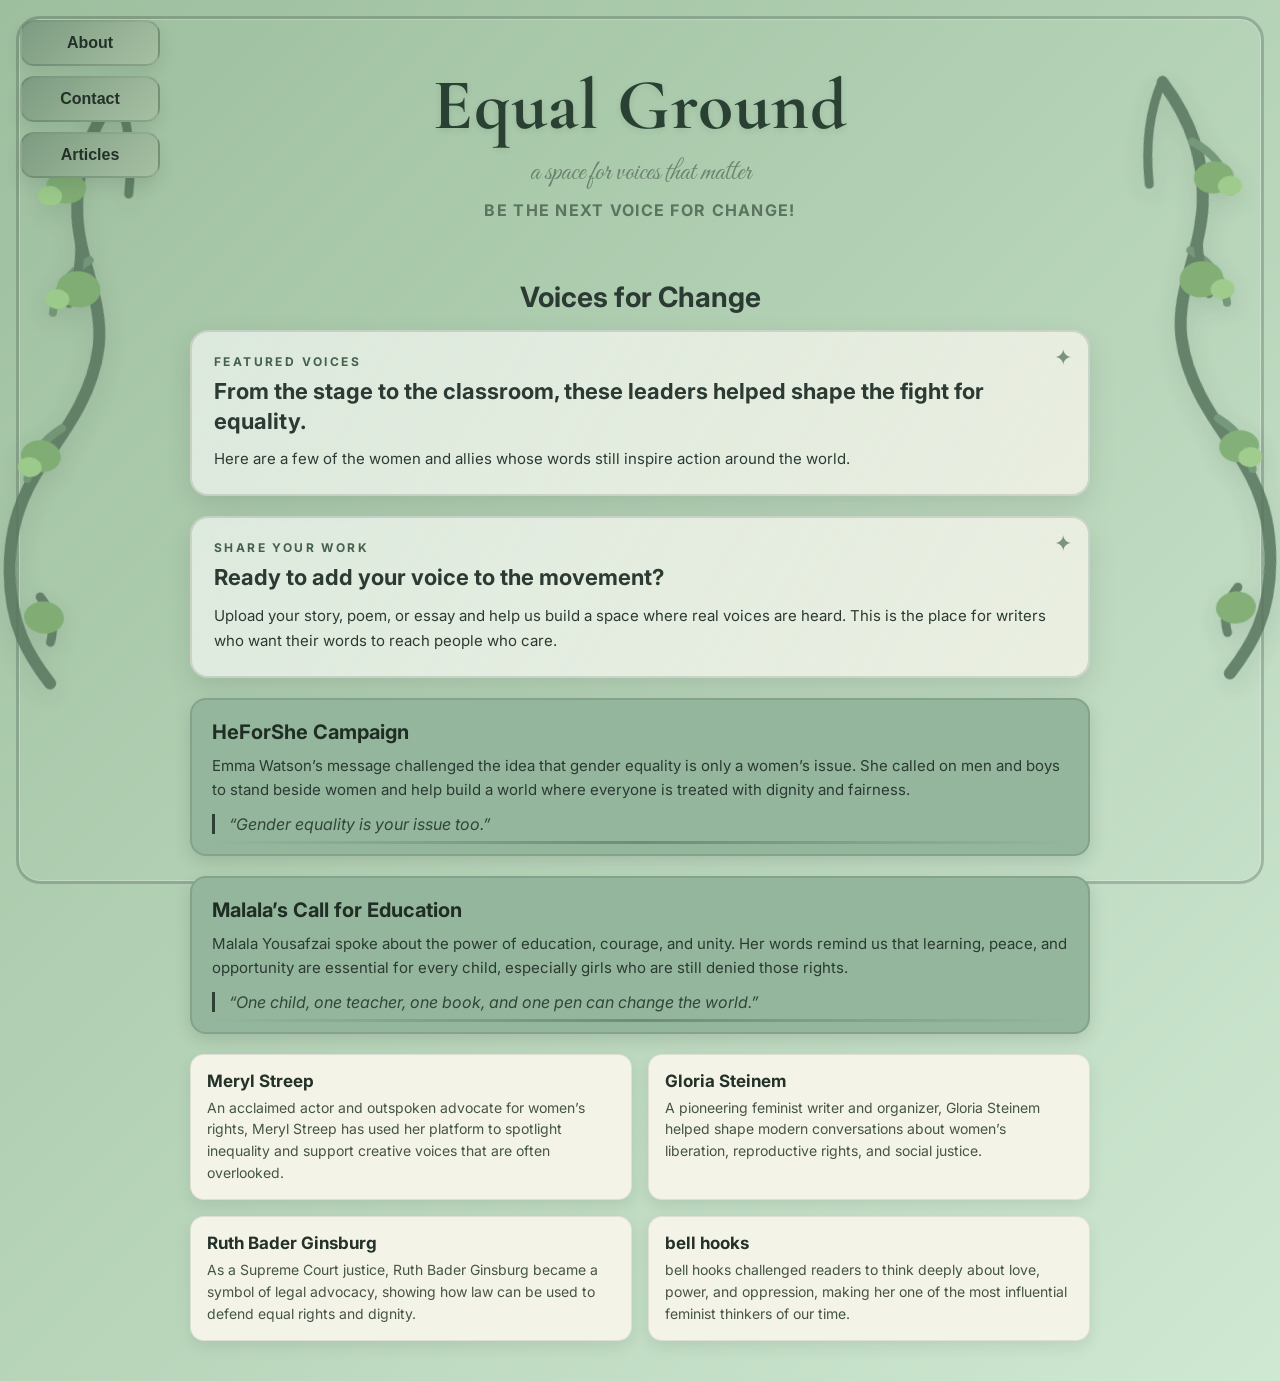
<file: index.html>
<!DOCTYPE html>
<html lang="en">
<head>
<meta charset="UTF-8">
<meta name="viewport" content="width=device-width, initial-scale=1.0">

<title>THE HORIZON</title>

<link href="https://fonts.googleapis.com/css2?family=Inter:wght@300;400;600;800&family=Playfair+Display:wght@600;700&family=Cormorant+Garamond:wght@500;600;700&family=Great+Vibes&display=swap" rel="stylesheet">

<style>

/* =========================
   GLOBAL
========================= */
body {
  margin: 0;
  background: linear-gradient(135deg, #9DBF9E 0%, #cfe8d2 100%);
  font-family: 'Inter', sans-serif;
  color: #2b3a33;
  min-height: 100vh;
  position: relative;
}

body::before {
  content: "";
  position: fixed;
  inset: 16px;
  border: 3px solid rgba(47, 63, 54, 0.25);
  border-radius: 24px;
  pointer-events: none;
  box-shadow: inset 0 0 0 1px rgba(255, 255, 255, 0.25);
}

.vine {
  position: fixed;
  width: 180px;
  height: 620px;
  opacity: 0.85;
  pointer-events: none;
  z-index: 0;
  filter: drop-shadow(0 8px 12px rgba(47, 63, 54, 0.16));
  animation: sway 5.5s ease-in-out infinite alternate;
}

.vine.left {
  left: -10px;
  top: 80px;
  transform: rotate(6deg);
}

.vine.right {
  right: -10px;
  top: 70px;
  transform: rotate(-6deg);
}

.vine svg {
  width: 100%;
  height: 100%;
}

@keyframes sway {
  from { transform: rotate(4deg) translateY(0); }
  to { transform: rotate(-4deg) translateY(12px); }
}

/* =========================
   TOP BAR (LEFT NAV)
========================= */
.topbar {
  position: absolute;
  left: 20px;
  top: 20px;
  display: flex;
  flex-direction: column;
  gap: 10px;
}

.nav-btn {
  background: linear-gradient(135deg, #7c9b80, #a7c0a4);
  border: 2px solid rgba(47, 63, 54, 0.16);
  padding: 12px 18px;
  border-radius: 14px;
  color: #243128;
  cursor: pointer;
  font-size: 16px;
  font-weight: 700;
  width: 140px;
  transition: 0.3s;
  box-shadow: 0 8px 16px rgba(47, 63, 54, 0.12);
}

.nav-btn:hover {
  transform: scale(1.05);
}

/* =========================
   CENTER TITLE SYSTEM
========================= */
.center-wrapper {
  display: flex;
  justify-content: center;
  align-items: center;
  height: 240px;
  flex-direction: column;
  padding-top: 20px;
}

.title-accent {
  margin-top: 10px;
  font-size: 16px;
  font-weight: 700;
  letter-spacing: 0.08em;
  text-transform: uppercase;
  color: #5b745f;
}

.title-block {
  display: flex;
  flex-direction: column;
  align-items: center;
  text-align: center;
}

.hero-title {
  font-family: 'Cormorant Garamond', serif;
  font-size: 72px;
  font-weight: 700;
  letter-spacing: 1px;
  margin: 0;
  color: #294032;
  text-shadow: 0 2px 6px rgba(41, 64, 50, 0.12);
}

.hero-subtitle {
  font-family: 'Great Vibes', cursive;
  font-size: 28px;
  margin-top: 6px;
  color: #6c846f;
}

/* ALIGNMENT TRICK:
   ensures H sits under T visually */
.title-block {
  display: flex;
  flex-direction: column;
  align-items: center;
}

/* =========================
   MAIN CONTENT
========================= */
.container {
  display: flex;
  justify-content: center;
  padding: 20px 24px 40px;
  position: relative;
  z-index: 1;
}

.main {
  max-width: 900px;
  width: 100%;
}

/* =========================
   SECTION TITLE
========================= */
.section-title {
  font-size: 28px;
  font-weight: 700;
  margin-bottom: 16px;
  text-align: center;
}

/* =========================
   INTRO PANEL
========================= */
.intro-panel {
  background: linear-gradient(120deg, rgba(255,255,255,0.6), rgba(244,243,232,0.8));
  border: 2px solid rgba(47, 63, 54, 0.15);
  border-radius: 18px;
  padding: 22px;
  margin-bottom: 20px;
  box-shadow: 0 10px 28px rgba(0, 0, 0, 0.1);
  position: relative;
  overflow: hidden;
}

.intro-panel::before {
  content: "✦";
  position: absolute;
  top: 12px;
  right: 16px;
  font-size: 22px;
  color: #4f6a57;
  opacity: 0.7;
}

.eyebrow {
  text-transform: uppercase;
  letter-spacing: 0.2em;
  font-size: 12px;
  font-weight: 700;
  color: #45604d;
  margin-bottom: 8px;
}

.intro-panel h2 {
  margin: 0 0 10px;
  font-size: 22px;
  line-height: 1.35;
}

.intro-panel p {
  margin: 0;
  line-height: 1.7;
  font-size: 15px;
}

/* =========================
   FEATURE SECTIONS
========================= */
.feature-section {
  background: #94b69c;
  padding: 20px;
  border-radius: 16px;
  margin-bottom: 20px;
  box-shadow: 0 6px 18px rgba(0, 0, 0, 0.12);
  border: 2px solid rgba(47, 63, 54, 0.16);
  position: relative;
}

.feature-section::after {
  content: "";
  position: absolute;
  left: 16px;
  right: 16px;
  bottom: 10px;
  height: 3px;
  background: linear-gradient(90deg, transparent, #2f3f36, transparent);
  opacity: 0.35;
}

.feature-section h3 {
  margin-top: 0;
  margin-bottom: 10px;
  font-size: 20px;
  color: #1f2e25;
}

.feature-section p {
  font-size: 15px;
  line-height: 1.6;
  margin: 0;
}

.feature-section blockquote {
  margin: 12px 0 0;
  padding-left: 14px;
  border-left: 3px solid #2f3f36;
  font-style: italic;
  color: #33463b;
}

/* =========================
   VOICE GRID
========================= */
.voice-grid {
  display: grid;
  grid-template-columns: repeat(2, minmax(0, 1fr));
  gap: 16px;
  margin-top: 18px;
}

.voice-card {
  background: #f4f3e8;
  border-radius: 14px;
  padding: 16px;
  box-shadow: 0 6px 16px rgba(0, 0, 0, 0.08);
  border: 1px solid rgba(47, 63, 54, 0.1);
}

.voice-card h4 {
  margin: 0 0 6px;
  font-size: 17px;
  color: #243128;
}

.voice-card p {
  margin: 0;
  font-size: 14px;
  line-height: 1.55;
  color: #445446;
}

/* RESPONSIVE */
@media (max-width: 700px) {
  .horizon-text { font-size: 42px; }
  .the-text { font-size: 24px; }
  .voice-grid { grid-template-columns: 1fr; }
  .vine { display: none; }
}

</style>
</head>

<body>

<div class="vine left" aria-hidden="true">
  <svg viewBox="0 0 180 620" xmlns="http://www.w3.org/2000/svg">
    <path d="M96 10C70 54 63 93 69 136C76 183 105 220 104 266C103 312 81 349 62 384C43 419 34 453 39 498C45 551 66 579 91 605" fill="none" stroke="#56745c" stroke-width="12" stroke-linecap="round"/>
    <path d="M73 72C54 84 41 104 40 126" fill="none" stroke="#6a8d6f" stroke-width="8" stroke-linecap="round"/>
    <path d="M86 180C66 195 55 214 55 236" fill="none" stroke="#6a8d6f" stroke-width="8" stroke-linecap="round"/>
    <path d="M76 350C58 364 47 382 47 404" fill="none" stroke="#6a8d6f" stroke-width="8" stroke-linecap="round"/>
    <path d="M94 8C112 40 118 75 118 110" fill="none" stroke="#56745c" stroke-width="9" stroke-linecap="round"/>
    <path d="M68 138C78 168 78 197 70 225" fill="none" stroke="#56745c" stroke-width="9" stroke-linecap="round"/>
    <path d="M72 520C85 533 90 548 87 564" fill="none" stroke="#56745c" stroke-width="9" stroke-linecap="round"/>
    <ellipse cx="55" cy="110" rx="20" ry="16" fill="#7aa96b"/>
    <ellipse cx="78" cy="210" rx="22" ry="18" fill="#7aa96b"/>
    <ellipse cx="58" cy="380" rx="20" ry="16" fill="#7aa96b"/>
    <ellipse cx="78" cy="540" rx="20" ry="16" fill="#7aa96b"/>
    <ellipse cx="40" cy="120" rx="12" ry="10" fill="#9acb85"/>
    <ellipse cx="58" cy="222" rx="12" ry="10" fill="#9acb85"/>
    <ellipse cx="48" cy="392" rx="12" ry="10" fill="#9acb85"/>
  </svg>
</div>

<div class="vine right" aria-hidden="true">
  <svg viewBox="0 0 180 620" xmlns="http://www.w3.org/2000/svg">
    <path d="M84 10C110 54 117 93 111 136C104 183 75 220 76 266C77 312 99 349 118 384C137 419 146 453 141 498C135 551 114 579 89 605" fill="none" stroke="#56745c" stroke-width="12" stroke-linecap="round"/>
    <path d="M107 72C126 84 139 104 140 126" fill="none" stroke="#6a8d6f" stroke-width="8" stroke-linecap="round"/>
    <path d="M94 180C114 195 125 214 125 236" fill="none" stroke="#6a8d6f" stroke-width="8" stroke-linecap="round"/>
    <path d="M104 350C122 364 133 382 133 404" fill="none" stroke="#6a8d6f" stroke-width="8" stroke-linecap="round"/>
    <path d="M84 8C66 40 60 75 60 110" fill="none" stroke="#56745c" stroke-width="9" stroke-linecap="round"/>
    <path d="M110 138C100 168 100 197 108 225" fill="none" stroke="#56745c" stroke-width="9" stroke-linecap="round"/>
    <path d="M106 520C93 533 88 548 91 564" fill="none" stroke="#56745c" stroke-width="9" stroke-linecap="round"/>
    <ellipse cx="125" cy="110" rx="20" ry="16" fill="#7aa96b"/>
    <ellipse cx="102" cy="210" rx="22" ry="18" fill="#7aa96b"/>
    <ellipse cx="122" cy="380" rx="20" ry="16" fill="#7aa96b"/>
    <ellipse cx="102" cy="540" rx="20" ry="16" fill="#7aa96b"/>
    <ellipse cx="140" cy="120" rx="12" ry="10" fill="#9acb85"/>
    <ellipse cx="122" cy="222" rx="12" ry="10" fill="#9acb85"/>
    <ellipse cx="132" cy="392" rx="12" ry="10" fill="#9acb85"/>
  </svg>
</div>

<!-- LEFT NAVIGATION -->
<div class="topbar">
  <button class="nav-btn" onclick="location.href='about.html'">About</button>
  <button class="nav-btn" onclick="location.href='contact.html'">Contact</button>
  <button class="nav-btn" onclick="location.href='articles.html'">Articles</button>
</div>

<!-- CENTER TITLE -->
<div class="center-wrapper">

  <div class="title-block">
    <div class="hero-title">Equal Ground</div>
    <div class="hero-subtitle">a space for voices that matter</div>
    <div class="title-accent">BE THE NEXT VOICE FOR CHANGE!</div>
  </div>

</div>

<!-- MAIN CONTENT -->
<div class="container">

  <div class="main">

    <div class="section-title">Voices for Change</div>

    <div class="intro-panel">
      <div class="eyebrow">Featured voices</div>
      <h2>From the stage to the classroom, these leaders helped shape the fight for equality.</h2>
      <p>Here are a few of the women and allies whose words still inspire action around the world.</p>
    </div>

    <div class="intro-panel">
      <div class="eyebrow">Share your work</div>
      <h2>Ready to add your voice to the movement?</h2>
      <p>Upload your story, poem, or essay and help us build a space where real voices are heard. This is the place for writers who want their words to reach people who care.</p>
    </div>

    <div class="feature-section">
      <h3>HeForShe Campaign</h3>
      <p>
        Emma Watson’s message challenged the idea that gender equality is only a women’s issue.
        She called on men and boys to stand beside women and help build a world where everyone is treated with dignity and fairness.
      </p>
      <blockquote>
        “Gender equality is your issue too.”
      </blockquote>
    </div>

    <div class="feature-section">
      <h3>Malala’s Call for Education</h3>
      <p>
        Malala Yousafzai spoke about the power of education, courage, and unity.
        Her words remind us that learning, peace, and opportunity are essential for every child, especially girls who are still denied those rights.
      </p>
      <blockquote>
        “One child, one teacher, one book, and one pen can change the world.”
      </blockquote>
    </div>

    <div class="voice-grid">
      <div class="voice-card">
        <h4>Meryl Streep</h4>
        <p>An acclaimed actor and outspoken advocate for women’s rights, Meryl Streep has used her platform to spotlight inequality and support creative voices that are often overlooked.</p>
      </div>
      <div class="voice-card">
        <h4>Gloria Steinem</h4>
        <p>A pioneering feminist writer and organizer, Gloria Steinem helped shape modern conversations about women’s liberation, reproductive rights, and social justice.</p>
      </div>
      <div class="voice-card">
        <h4>Ruth Bader Ginsburg</h4>
        <p>As a Supreme Court justice, Ruth Bader Ginsburg became a symbol of legal advocacy, showing how law can be used to defend equal rights and dignity.</p>
      </div>
      <div class="voice-card">
        <h4>bell hooks</h4>
        <p>bell hooks challenged readers to think deeply about love, power, and oppression, making her one of the most influential feminist thinkers of our time.</p>
      </div>
    </div>

  </div>

</div>

</body>
</html>
</file>
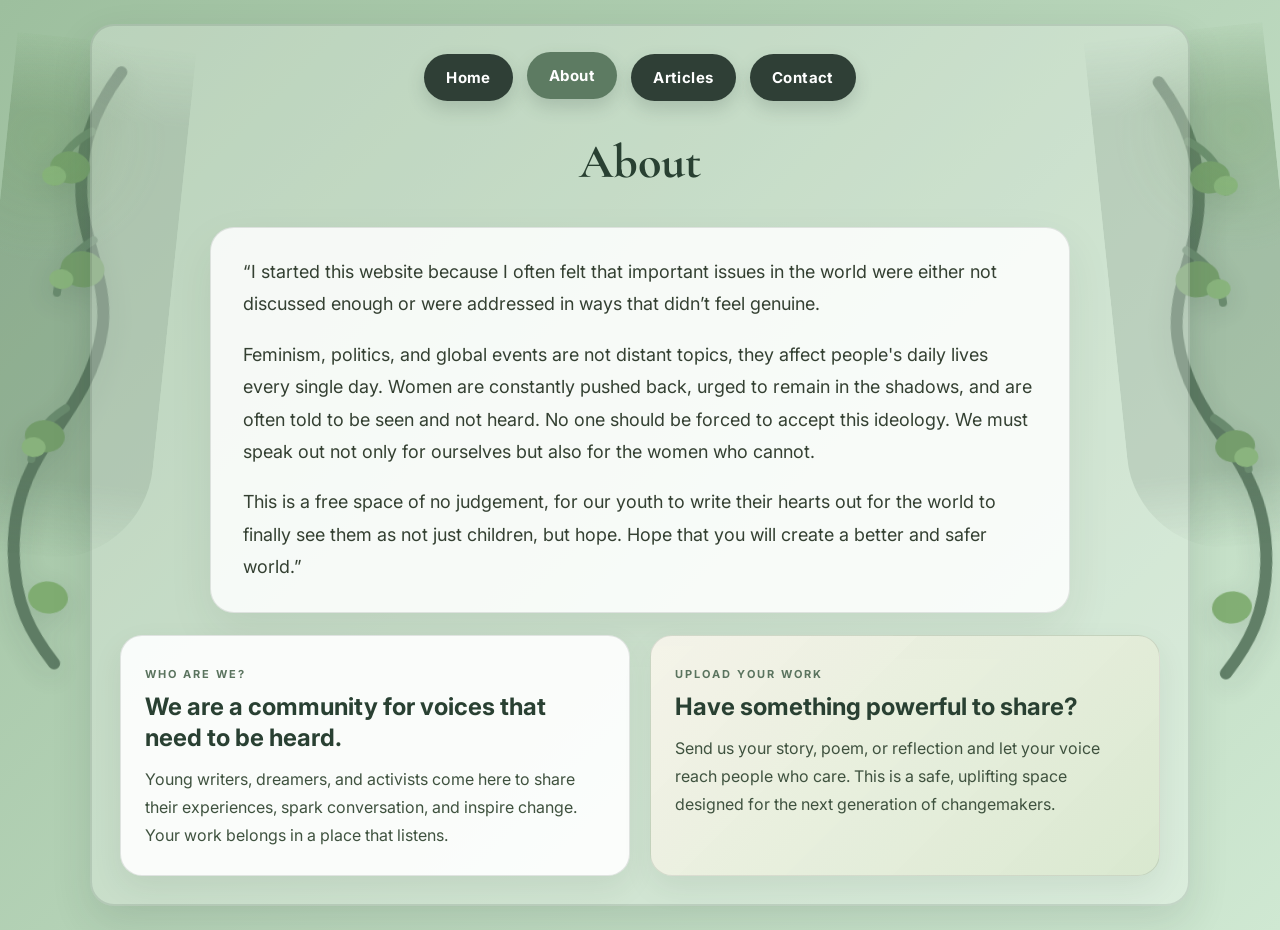
<file: about.html>
<!DOCTYPE html>
<html lang="en">
<head>
<meta charset="UTF-8">
<meta name="viewport" content="width=device-width, initial-scale=1.0">
<title>About</title>

<link rel="stylesheet" href="styles.css">
<link href="https://fonts.googleapis.com/css2?family=Inter:wght@300;400;600;700;800&family=Cormorant+Garamond:wght@500;600;700&display=swap" rel="stylesheet">

</head>
<body>
  <div class="vine left" aria-hidden="true">
    <svg viewBox="0 0 180 620" xmlns="http://www.w3.org/2000/svg">
      <path d="M96 10C70 54 63 93 69 136C76 183 105 220 104 266C103 312 81 349 62 384C43 419 34 453 39 498C45 551 66 579 91 605" fill="none" stroke="#56745c" stroke-width="12" stroke-linecap="round"/>
      <path d="M73 72C54 84 41 104 40 126" fill="none" stroke="#6a8d6f" stroke-width="8" stroke-linecap="round"/>
      <path d="M86 180C66 195 55 214 55 236" fill="none" stroke="#6a8d6f" stroke-width="8" stroke-linecap="round"/>
      <path d="M76 350C58 364 47 382 47 404" fill="none" stroke="#6a8d6f" stroke-width="8" stroke-linecap="round"/>
      <ellipse cx="55" cy="110" rx="20" ry="16" fill="#7aa96b"/>
      <ellipse cx="78" cy="210" rx="22" ry="18" fill="#7aa96b"/>
      <ellipse cx="58" cy="380" rx="20" ry="16" fill="#7aa96b"/>
      <ellipse cx="78" cy="540" rx="20" ry="16" fill="#7aa96b"/>
      <ellipse cx="40" cy="120" rx="12" ry="10" fill="#9acb85"/>
      <ellipse cx="58" cy="222" rx="12" ry="10" fill="#9acb85"/>
      <ellipse cx="48" cy="392" rx="12" ry="10" fill="#9acb85"/>
    </svg>
  </div>
  <div class="vine right" aria-hidden="true">
    <svg viewBox="0 0 180 620" xmlns="http://www.w3.org/2000/svg">
      <path d="M84 10C110 54 117 93 111 136C104 183 75 220 76 266C77 312 99 349 118 384C137 419 146 453 141 498C135 551 114 579 89 605" fill="none" stroke="#56745c" stroke-width="12" stroke-linecap="round"/>
      <path d="M107 72C126 84 139 104 140 126" fill="none" stroke="#6a8d6f" stroke-width="8" stroke-linecap="round"/>
      <path d="M94 180C114 195 125 214 125 236" fill="none" stroke="#6a8d6f" stroke-width="8" stroke-linecap="round"/>
      <path d="M104 350C122 364 133 382 133 404" fill="none" stroke="#6a8d6f" stroke-width="8" stroke-linecap="round"/>
      <ellipse cx="125" cy="110" rx="20" ry="16" fill="#7aa96b"/>
      <ellipse cx="102" cy="210" rx="22" ry="18" fill="#7aa96b"/>
      <ellipse cx="122" cy="380" rx="20" ry="16" fill="#7aa96b"/>
      <ellipse cx="102" cy="540" rx="20" ry="16" fill="#7aa96b"/>
      <ellipse cx="140" cy="120" rx="12" ry="10" fill="#9acb85"/>
      <ellipse cx="122" cy="222" rx="12" ry="10" fill="#9acb85"/>
      <ellipse cx="132" cy="392" rx="12" ry="10" fill="#9acb85"/>
    </svg>
  </div>
  <div class="page-shell about-shell">
    <div class="page-card about-card">
      <nav class="top-nav">
        <a class="nav-link" href="index.html">Home</a>
        <a class="nav-link active" href="about.html">About</a>
        <a class="nav-link" href="articles.html">Articles</a>
        <a class="nav-link" href="contact.html">Contact</a>
      </nav>

      <section class="about-hero top-title">
        <h1 class="about-title">About</h1>
      </section>
      <section class="about-copy">
        <div class="pbox">
          <p>“I started this website because I often felt that important issues in the world were either not discussed enough or were addressed in ways that didn’t feel genuine.</p>
          <p>Feminism, politics, and global events are not distant topics, they affect people's daily lives every single day. Women are constantly pushed back, urged to remain in the shadows, and are often told to be seen and not heard. No one should be forced to accept this ideology. We must speak out not only for ourselves but also for the women who cannot.</p>
          <p>This is a free space of no judgement, for our youth to write their hearts out for the world to finally see them as not just children, but hope. Hope that you will create a better and safer world.”</p>
        </div>
      </section>

      <section class="about-action">
        <div class="about-panel">
          <span class="eyebrow">Who Are We?</span>
          <h2>We are a community for voices that need to be heard.</h2>
          <p>Young writers, dreamers, and activists come here to share their experiences, spark conversation, and inspire change. Your work belongs in a place that listens.</p>
        </div>
        <div class="about-panel about-panel--highlight">
          <span class="eyebrow">Upload Your Work</span>
          <h2>Have something powerful to share?</h2>
          <p>Send us your story, poem, or reflection and let your voice reach people who care. This is a safe, uplifting space designed for the next generation of changemakers.</p>
        </div>
      </section>
    </div>
  </div>
</body>
</html>
</file>
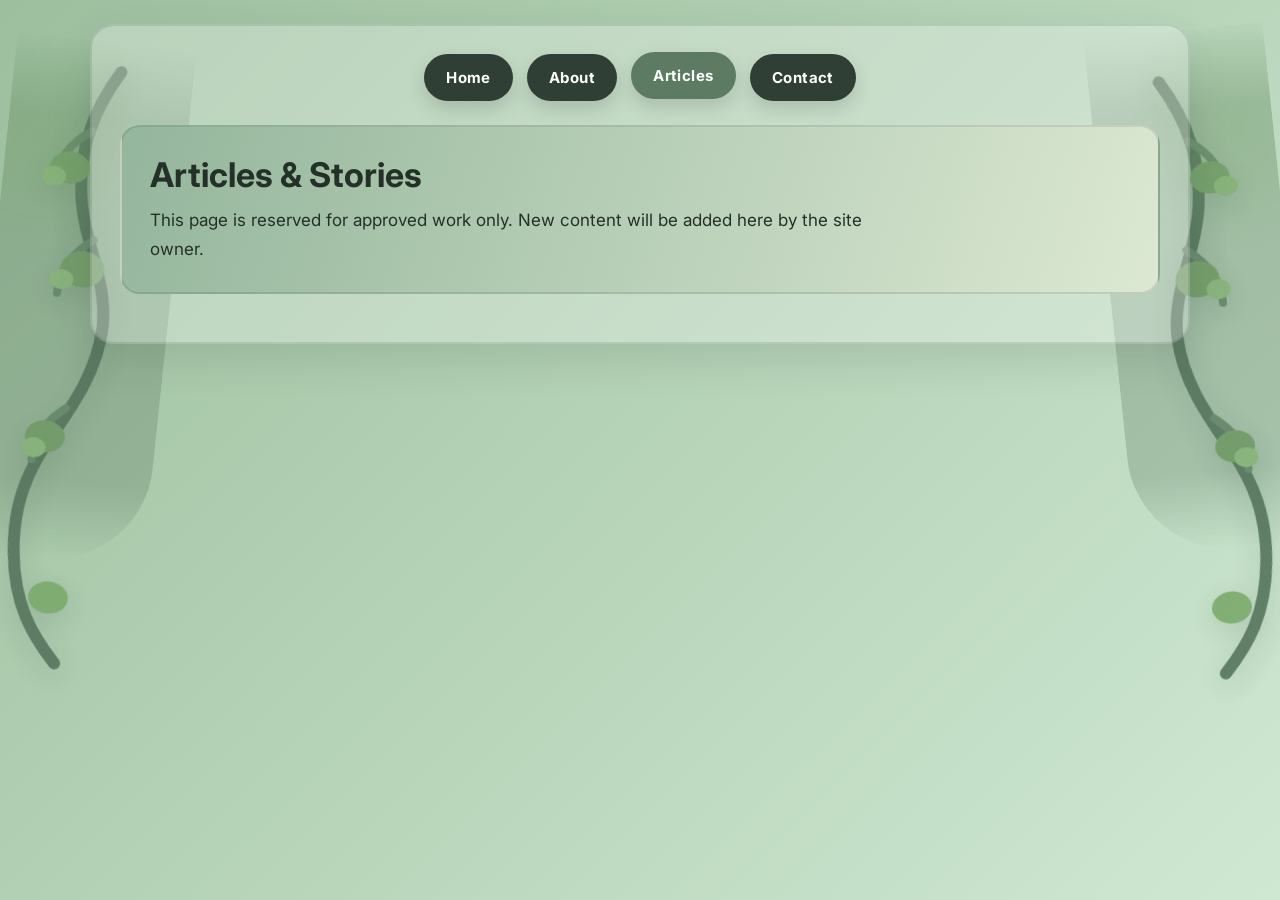
<file: articles.html>
<!DOCTYPE html>
<html lang="en">
<head>
<meta charset="UTF-8">
<meta name="viewport" content="width=device-width, initial-scale=1.0">
<title>Articles</title>

<link rel="stylesheet" href="styles.css">
<link href="https://fonts.googleapis.com/css2?family=Inter:wght@300;400;600;700;800&display=swap" rel="stylesheet">
</head>
<body>
  <div class="vine left" aria-hidden="true">
    <svg viewBox="0 0 180 620" xmlns="http://www.w3.org/2000/svg">
      <path d="M96 10C70 54 63 93 69 136C76 183 105 220 104 266C103 312 81 349 62 384C43 419 34 453 39 498C45 551 66 579 91 605" fill="none" stroke="#56745c" stroke-width="12" stroke-linecap="round"/>
      <path d="M73 72C54 84 41 104 40 126" fill="none" stroke="#6a8d6f" stroke-width="8" stroke-linecap="round"/>
      <path d="M86 180C66 195 55 214 55 236" fill="none" stroke="#6a8d6f" stroke-width="8" stroke-linecap="round"/>
      <path d="M76 350C58 364 47 382 47 404" fill="none" stroke="#6a8d6f" stroke-width="8" stroke-linecap="round"/>
      <ellipse cx="55" cy="110" rx="20" ry="16" fill="#7aa96b"/>
      <ellipse cx="78" cy="210" rx="22" ry="18" fill="#7aa96b"/>
      <ellipse cx="58" cy="380" rx="20" ry="16" fill="#7aa96b"/>
      <ellipse cx="78" cy="540" rx="20" ry="16" fill="#7aa96b"/>
      <ellipse cx="40" cy="120" rx="12" ry="10" fill="#9acb85"/>
      <ellipse cx="58" cy="222" rx="12" ry="10" fill="#9acb85"/>
      <ellipse cx="48" cy="392" rx="12" ry="10" fill="#9acb85"/>
    </svg>
  </div>
  <div class="vine right" aria-hidden="true">
    <svg viewBox="0 0 180 620" xmlns="http://www.w3.org/2000/svg">
      <path d="M84 10C110 54 117 93 111 136C104 183 75 220 76 266C77 312 99 349 118 384C137 419 146 453 141 498C135 551 114 579 89 605" fill="none" stroke="#56745c" stroke-width="12" stroke-linecap="round"/>
      <path d="M107 72C126 84 139 104 140 126" fill="none" stroke="#6a8d6f" stroke-width="8" stroke-linecap="round"/>
      <path d="M94 180C114 195 125 214 125 236" fill="none" stroke="#6a8d6f" stroke-width="8" stroke-linecap="round"/>
      <path d="M104 350C122 364 133 382 133 404" fill="none" stroke="#6a8d6f" stroke-width="8" stroke-linecap="round"/>
      <ellipse cx="125" cy="110" rx="20" ry="16" fill="#7aa96b"/>
      <ellipse cx="102" cy="210" rx="22" ry="18" fill="#7aa96b"/>
      <ellipse cx="122" cy="380" rx="20" ry="16" fill="#7aa96b"/>
      <ellipse cx="102" cy="540" rx="20" ry="16" fill="#7aa96b"/>
      <ellipse cx="140" cy="120" rx="12" ry="10" fill="#9acb85"/>
      <ellipse cx="122" cy="222" rx="12" ry="10" fill="#9acb85"/>
      <ellipse cx="132" cy="392" rx="12" ry="10" fill="#9acb85"/>
    </svg>
  </div>
  <div class="page-shell">
    <div class="page-card">
      <nav class="top-nav">
        <a class="nav-link" href="index.html">Home</a>
        <a class="nav-link" href="about.html">About</a>
        <a class="nav-link active" href="articles.html">Articles</a>
        <a class="nav-link" href="contact.html">Contact</a>
      </nav>

      <section class="hero">
        <h1 class="page-title">Articles & Stories</h1>
        <p class="lead">
          This page is reserved for approved work only. New content will be added here by the site owner.
        </p>
      </section>
    </div>
  </div>
</body>
</html>
</file>
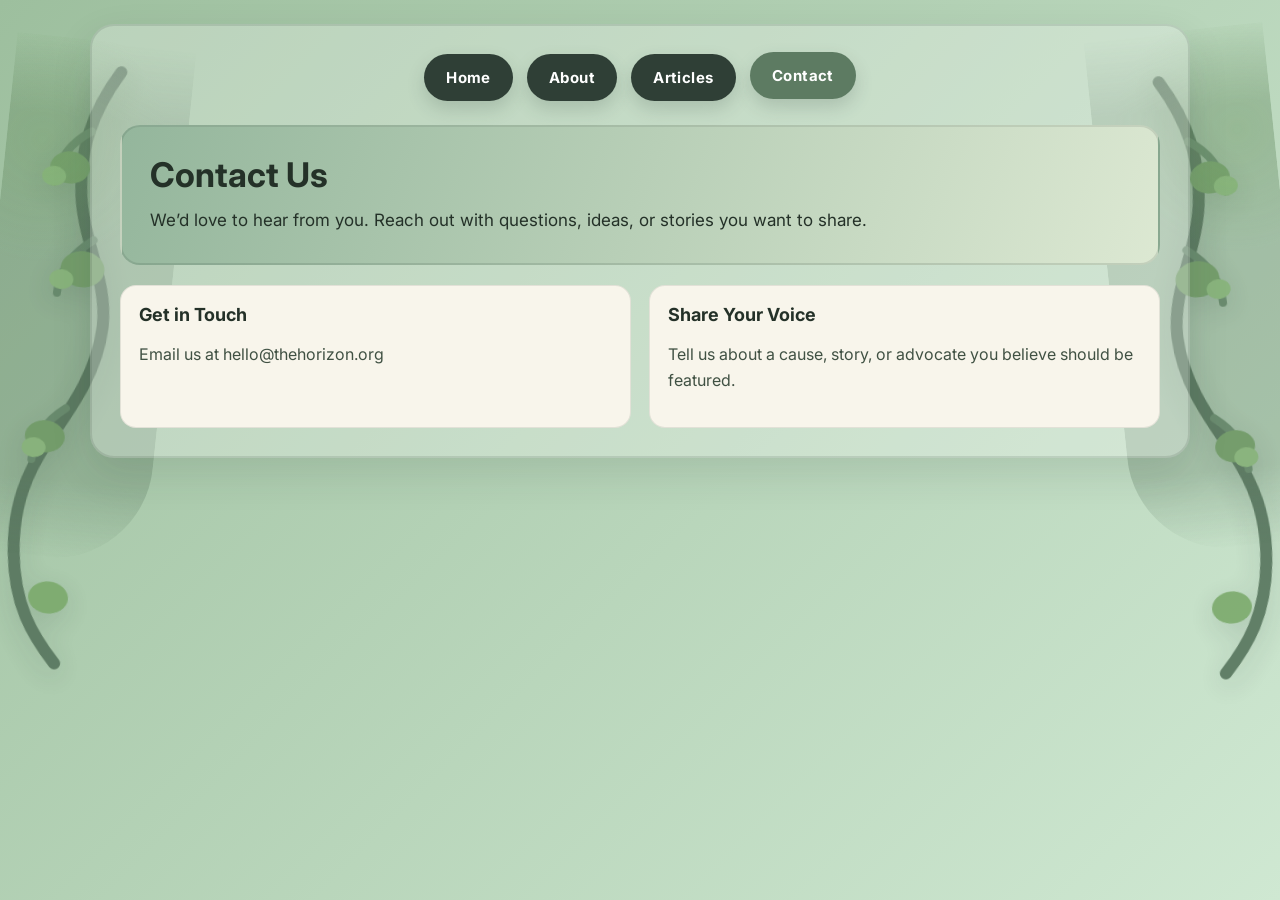
<file: contact.html>
<!DOCTYPE html>
<html lang="en">
<head>
<meta charset="UTF-8">
<meta name="viewport" content="width=device-width, initial-scale=1.0">
<title>Contact</title>

<link rel="stylesheet" href="styles.css">
<link href="https://fonts.googleapis.com/css2?family=Inter:wght@300;400;600;700;800&display=swap" rel="stylesheet">
</head>
<body>
  <div class="vine left" aria-hidden="true">
    <svg viewBox="0 0 180 620" xmlns="http://www.w3.org/2000/svg">
      <path d="M96 10C70 54 63 93 69 136C76 183 105 220 104 266C103 312 81 349 62 384C43 419 34 453 39 498C45 551 66 579 91 605" fill="none" stroke="#56745c" stroke-width="12" stroke-linecap="round"/>
      <path d="M73 72C54 84 41 104 40 126" fill="none" stroke="#6a8d6f" stroke-width="8" stroke-linecap="round"/>
      <path d="M86 180C66 195 55 214 55 236" fill="none" stroke="#6a8d6f" stroke-width="8" stroke-linecap="round"/>
      <path d="M76 350C58 364 47 382 47 404" fill="none" stroke="#6a8d6f" stroke-width="8" stroke-linecap="round"/>
      <ellipse cx="55" cy="110" rx="20" ry="16" fill="#7aa96b"/>
      <ellipse cx="78" cy="210" rx="22" ry="18" fill="#7aa96b"/>
      <ellipse cx="58" cy="380" rx="20" ry="16" fill="#7aa96b"/>
      <ellipse cx="78" cy="540" rx="20" ry="16" fill="#7aa96b"/>
      <ellipse cx="40" cy="120" rx="12" ry="10" fill="#9acb85"/>
      <ellipse cx="58" cy="222" rx="12" ry="10" fill="#9acb85"/>
      <ellipse cx="48" cy="392" rx="12" ry="10" fill="#9acb85"/>
    </svg>
  </div>
  <div class="vine right" aria-hidden="true">
    <svg viewBox="0 0 180 620" xmlns="http://www.w3.org/2000/svg">
      <path d="M84 10C110 54 117 93 111 136C104 183 75 220 76 266C77 312 99 349 118 384C137 419 146 453 141 498C135 551 114 579 89 605" fill="none" stroke="#56745c" stroke-width="12" stroke-linecap="round"/>
      <path d="M107 72C126 84 139 104 140 126" fill="none" stroke="#6a8d6f" stroke-width="8" stroke-linecap="round"/>
      <path d="M94 180C114 195 125 214 125 236" fill="none" stroke="#6a8d6f" stroke-width="8" stroke-linecap="round"/>
      <path d="M104 350C122 364 133 382 133 404" fill="none" stroke="#6a8d6f" stroke-width="8" stroke-linecap="round"/>
      <ellipse cx="125" cy="110" rx="20" ry="16" fill="#7aa96b"/>
      <ellipse cx="102" cy="210" rx="22" ry="18" fill="#7aa96b"/>
      <ellipse cx="122" cy="380" rx="20" ry="16" fill="#7aa96b"/>
      <ellipse cx="102" cy="540" rx="20" ry="16" fill="#7aa96b"/>
      <ellipse cx="140" cy="120" rx="12" ry="10" fill="#9acb85"/>
      <ellipse cx="122" cy="222" rx="12" ry="10" fill="#9acb85"/>
      <ellipse cx="132" cy="392" rx="12" ry="10" fill="#9acb85"/>
    </svg>
  </div>
  <div class="page-shell">
    <div class="page-card">
      <nav class="top-nav">
        <a class="nav-link" href="index.html">Home</a>
        <a class="nav-link" href="about.html">About</a>
        <a class="nav-link" href="articles.html">Articles</a>
        <a class="nav-link active" href="contact.html">Contact</a>
      </nav>

      <section class="hero">
        <h1 class="page-title">Contact Us</h1>
        <p class="lead">
          We’d love to hear from you. Reach out with questions, ideas, or stories you want to share.
        </p>
      </section>

      <div class="section-grid">
        <div class="info-card">
          <h3>Get in Touch</h3>
          <p>Email us at hello@thehorizon.org</p>
        </div>
        <div class="info-card">
          <h3>Share Your Voice</h3>
          <p>Tell us about a cause, story, or advocate you believe should be featured.</p>
        </div>
      </div>
    </div>
  </div>
</body>
</html>
</file>
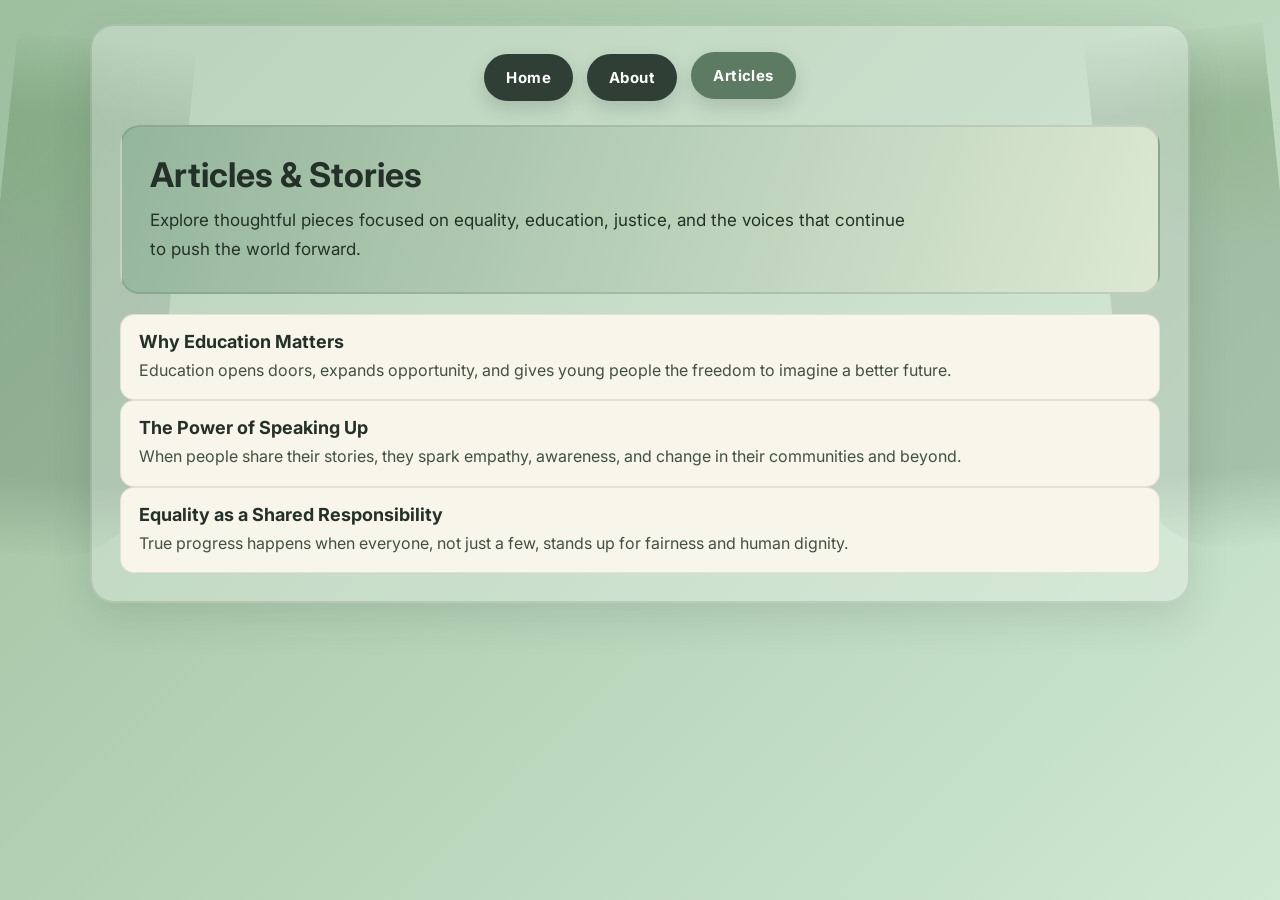
<file: submit.html>
<!DOCTYPE html>
<html lang="en">
<head>
<meta charset="UTF-8">
<meta name="viewport" content="width=device-width, initial-scale=1.0">
<title>Articles</title>

<link rel="stylesheet" href="styles.css">
<link href="https://fonts.googleapis.com/css2?family=Inter:wght@300;400;600;700;800&display=swap" rel="stylesheet">
</head>

<body>
  <div class="page-shell">
    <div class="page-card">
      <nav class="top-nav">
        <a class="nav-link" href="index.html">Home</a>
        <a class="nav-link" href="about.html">About</a>
        <a class="nav-link active" href="submit.html">Articles</a>
      </nav>

      <section class="hero">
        <h1 class="page-title">Articles & Stories</h1>
        <p class="lead">
          Explore thoughtful pieces focused on equality, education, justice, and the voices that continue to push the world forward.
        </p>
      </section>

      <div class="article-list">
        <div class="article-item">
          <h3>Why Education Matters</h3>
          <p>Education opens doors, expands opportunity, and gives young people the freedom to imagine a better future.</p>
        </div>
        <div class="article-item">
          <h3>The Power of Speaking Up</h3>
          <p>When people share their stories, they spark empathy, awareness, and change in their communities and beyond.</p>
        </div>
        <div class="article-item">
          <h3>Equality as a Shared Responsibility</h3>
          <p>True progress happens when everyone, not just a few, stands up for fairness and human dignity.</p>
        </div>
      </div>
    </div>
  </div>

<script src="script.js"></script>

</body>
</html>
</file>
<file: styles.css>
body {
  margin: 0;
  font-family: 'Inter', Arial, sans-serif;
  background: linear-gradient(135deg, #9DBF9E 0%, #cfe8d2 100%);
  color: #243128;
}

* {
  box-sizing: border-box;
}

.page-shell {
  min-height: 100vh;
  padding: 24px;
  position: relative;
  overflow: hidden;
}

.vine {
  position: fixed;
  width: 180px;
  height: 620px;
  opacity: 0.9;
  pointer-events: none;
  z-index: 0;
  filter: drop-shadow(0 8px 14px rgba(47, 63, 54, 0.18));
  animation: vine-sway 6s ease-in-out infinite alternate;
}

.vine.left {
  left: -6px;
  top: 60px;
  transform: rotate(6deg);
}

.vine.right {
  right: -6px;
  top: 70px;
  transform: rotate(-6deg);
}

.vine svg {
  width: 100%;
  height: 100%;
}

@keyframes vine-sway {
  from { transform: rotate(6deg) translateY(0px); }
  to { transform: rotate(2deg) translateY(14px); }
}

.page-shell::before,
.page-shell::after {
  content: "";
  position: absolute;
  width: 180px;
  height: 520px;
  opacity: 0.8;
  pointer-events: none;
  z-index: 0;
}

.page-shell::before {
  left: -10px;
  top: 40px;
  background: radial-gradient(circle at 20% 20%, rgba(122,169,107,0.35), transparent 28%),
              linear-gradient(180deg, transparent 0%, rgba(86,116,92,0.35) 15%, rgba(86,116,92,0.35) 85%, transparent 100%);
  border-radius: 0 0 100px 0;
  transform: rotate(6deg);
}

.page-shell::after {
  right: -10px;
  top: 30px;
  background: radial-gradient(circle at 80% 20%, rgba(122,169,107,0.35), transparent 28%),
              linear-gradient(180deg, transparent 0%, rgba(86,116,92,0.35) 15%, rgba(86,116,92,0.35) 85%, transparent 100%);
  border-radius: 0 0 0 100px;
  transform: rotate(-6deg);
}

.page-card {
  max-width: 1100px;
  margin: 0 auto;
  background: rgba(255, 255, 255, 0.28);
  border-radius: 24px;
  padding: 28px;
  box-shadow: 0 16px 40px rgba(36, 49, 40, 0.12);
  border: 2px solid rgba(36, 49, 40, 0.12);
  position: relative;
  z-index: 1;
}

.top-nav {
  display: flex;
  flex-wrap: wrap;
  justify-content: center;
  gap: 14px;
  margin-bottom: 24px;
}

.nav-link {
  text-decoration: none;
  background: #2f3f36;
  color: white;
  padding: 14px 22px;
  border-radius: 999px;
  font-weight: 700;
  font-size: 15px;
  letter-spacing: 0.03em;
  transition: transform 0.2s ease, background 0.2s ease;
  box-shadow: 0 8px 18px rgba(47, 63, 54, 0.18);
}

.nav-link:hover,
.nav-link.active {
  background: #5d7b62;
  transform: translateY(-2px);
}

.hero {
  background: linear-gradient(110deg, #94b69c 0%, #dce8d2 100%);
  padding: 28px;
  border-radius: 20px;
  margin-bottom: 20px;
  border: 2px solid rgba(36, 49, 40, 0.12);
}

.page-title {
  margin: 0 0 10px;
  font-size: 34px;
  line-height: 1.2;
}

.lead {
  margin: 0;
  font-size: 17px;
  line-height: 1.7;
  max-width: 760px;
}

.section-grid {
  display: grid;
  grid-template-columns: repeat(2, minmax(0, 1fr));
  gap: 18px;
  margin-top: 20px;
}

.info-card {
  background: #f8f5eb;
  border-radius: 16px;
  padding: 18px;
  border: 1px solid rgba(36, 49, 40, 0.1);
}

.info-card h3 {
  margin-top: 0;
  margin-bottom: 8px;
  font-size: 18px;
}

.info-card p,
.info-card li {
  line-height: 1.65;
  color: #405143;
}

form {
  display: flex;
  flex-direction: column;
  gap: 14px;
  margin-top: 16px;
}

input,
textarea {
  padding: 13px 14px;
  border: 1px solid #c7d2c1;
  border-radius: 10px;
  font-size: 15px;
  font-family: inherit;
}

button {
  padding: 13px 16px;
  border: none;
  background: #2f3f36;
  color: white;
  font-weight: 700;
  cursor: pointer;
  border-radius: 999px;
  font-size: 15px;
  width: fit-content;
}

button:hover {
  background: #5d7b62;
}

.submit-panel {
  background: linear-gradient(120deg, #f8f5eb 0%, #edf3e7 100%);
  border-radius: 18px;
  padding: 20px;
  margin-top: 20px;
  border: 1px solid rgba(36, 49, 40, 0.1);
}

.submit-panel h2,
.approval-section h2 {
  margin-top: 0;
  margin-bottom: 12px;
  font-size: 22px;
}

.form-message {
  margin-top: 8px;
  color: #3d5a42;
  font-weight: 600;
}

.approval-section {
  margin-top: 24px;
}

.about-hero {
  padding-top: 8px;
  padding-bottom: 14px;
  text-align: center;
}

.about-title {
  font-family: 'Cormorant Garamond', serif;
  font-size: 48px;
  font-weight: 700;
  color: #294032;
  margin: 0 0 10px;
}

.about-copy {
  display: flex;
  justify-content: center;
  padding: 12px 0 2px;
}

.pbox {
  max-width: 860px;
  background: rgba(255, 255, 255, 0.85);
  border-radius: 24px;
  border: 1px solid rgba(37, 54, 44, 0.12);
  padding: 28px 32px;
  box-shadow: 0 18px 45px rgba(36, 49, 40, 0.08);
}

.pbox p {
  margin: 0 0 18px;
  font-size: 18px;
  line-height: 1.8;
  color: #344032;
}

.pbox p:last-child {
  margin-bottom: 0;
}

.about-action {
  display: grid;
  grid-template-columns: repeat(2, minmax(0, 1fr));
  gap: 20px;
  margin-top: 20px;
}

.about-panel {
  background: rgba(255, 255, 255, 0.9);
  border-radius: 22px;
  border: 1px solid rgba(37, 54, 44, 0.12);
  padding: 26px 24px;
  box-shadow: 0 12px 30px rgba(36, 49, 40, 0.08);
}

.about-panel--highlight {
  background: linear-gradient(135deg, rgba(248, 245, 235, 0.92), rgba(217, 232, 207, 0.95));
}

.about-panel .eyebrow {
  display: inline-block;
  text-transform: uppercase;
  letter-spacing: 0.18em;
  font-size: 11px;
  color: #5b745f;
  margin-bottom: 10px;
  font-weight: 700;
}

.about-panel h2 {
  margin: 0 0 12px;
  font-size: 24px;
  line-height: 1.3;
  color: #294032;
}

.about-panel p {
  margin: 0;
  line-height: 1.75;
  color: #3f523f;
}

.article-item {
  padding: 16px 18px;
  border-radius: 14px;
  background: #f8f5eb;
  border: 1px solid rgba(36, 49, 40, 0.1);
}

.article-item h3 {
  margin: 0 0 6px;
  font-size: 18px;
}

.article-item p {
  margin: 0;
  line-height: 1.6;
  color: #405143;
}

.article-meta {
  font-size: 13px;
  color: #6d7b69;
  margin-top: 6px;
}

.approve-btn {
  margin-top: 10px;
  padding: 10px 14px;
  border: none;
  border-radius: 999px;
  background: #2f3f36;
  color: white;
  cursor: pointer;
  font-weight: 700;
}

.approve-btn:hover {
  background: #5d7b62;
}

@media (max-width: 700px) {
  .section-grid {
    grid-template-columns: 1fr;
  }

  .page-card {
    padding: 20px;
  }
}
</file>
